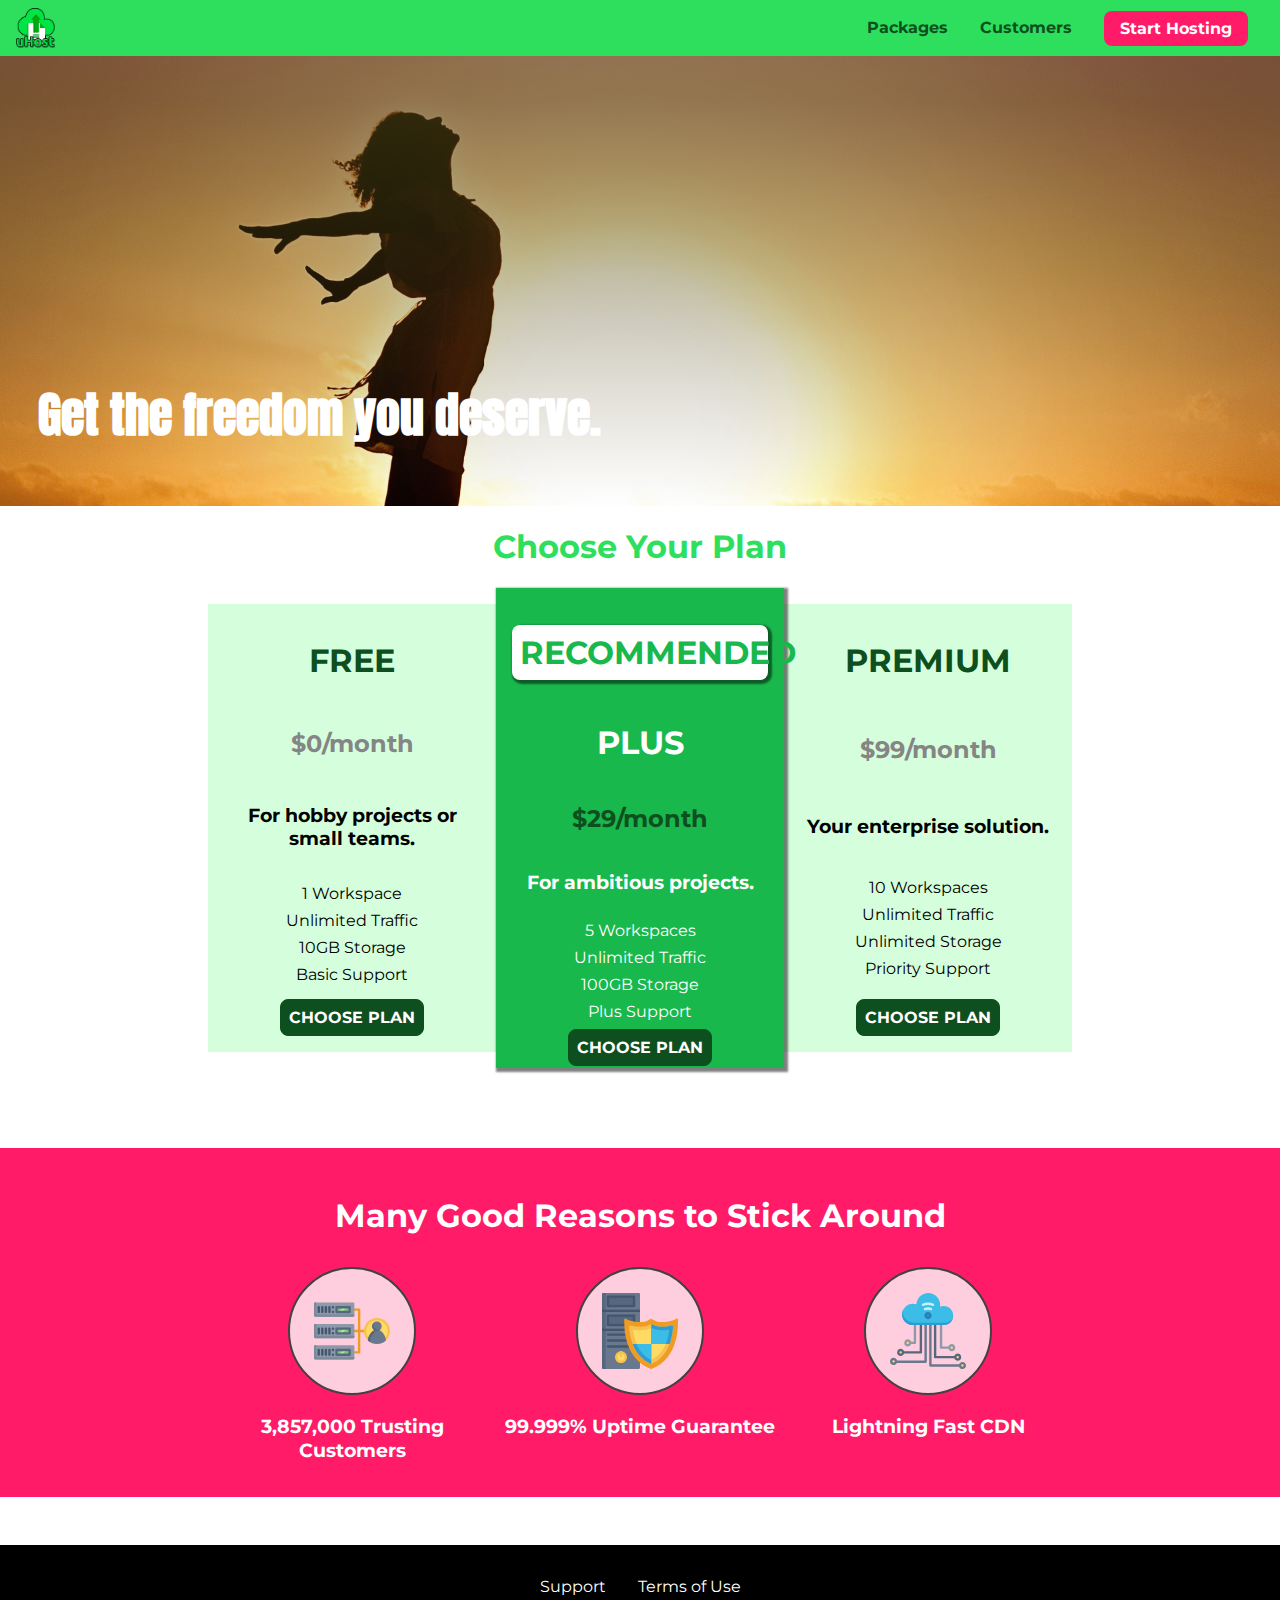
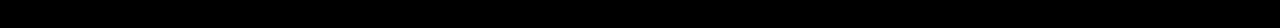
<file: index.html>
<!DOCTYPE html>
<html lang="en">

<head>
    <meta charset="UTF-8">
    <meta http-equiv="X-UA-Compatible" content="ie=edge">
    <meta name="viewport" content="width=device-width, initial-scale=1.0">
    <title>uHost</title>
    <link rel="shortcut icon" href="./images/favicon.png">
    <link rel="stylesheet" href="shared.css">
    <link rel="stylesheet" href="main.css">
    <script src="shared.js" defer></script>
</head>

<body>
    <div class="backdrop"></div>
    <div class="modal">
        <h1 class="modal__title">Do you want to continue?</h1>
        <div class="modal__actions">
            <a href="start-hosting/index.html" class="modal__action">Yes!</a>
            <button class="modal__action modal__action--negative" type="button">No!</button>
        </div>
    </div>
    <header class="main-header">
        <div>
            <button class="toggle-button">
                <span class="toggle-button__bar"></span>
                <span class="toggle-button__bar"></span>
                <span class="toggle-button__bar"></span>
            </button>
            <a href="index.html" class="main-header__brand">
                <img src="images/uhost-icon.png" alt="uHost - Your favorite hosting company">
            </a>
        </div>
        <nav class="main-nav">
            <ul class="main-nav__items">
                <li class="main-nav__item">
                    <a href="packages/index.html">Packages</a>
                </li>
                <li class="main-nav__item">
                    <a href="customers/index.html">Customers</a>
                </li>
                <li class="main-nav__item main-nav__item--cta">
                    <a href="start-hosting/index.html">Start Hosting</a>
                </li>
            </ul>
        </nav>
    </header>
    <nav class="mobile-nav">
        <ul class="mobile-nav__items">
            <li class="mobile-nav__item">
                <a href="packages/index.html">Packages</a>
            </li>
            <li class="mobile-nav__item">
                <a href="customers/index.html">Customers</a>
            </li>
            <li class="mobile-nav__item mobile-nav__item--cta">
                <a href="start-hosting/index.html">Start Hosting</a>
            </li>
        </ul>
    </nav>
    <main>
        <section id="product-overview">
            <h1>Get the freedom you deserve.</h1>
        </section>
        <section id="plans">
            <h1 class="section-title">Choose Your Plan</h1>
            <div class="plan__list">
                <article class="plan">
                    <h1 class="plan__title">FREE</h1>
                    <h2 class="plan__price">$0/month</h2>
                    <h3>For hobby projects or small teams.</h3>
                    <ul class="plan__features">
                        <li class="plan__feature">1 Workspace</li>
                        <li class="plan__feature">Unlimited Traffic</li>
                        <li class="plan__feature">10GB Storage</li>
                        <li class="plan__feature">Basic Support</li>
                    </ul>
                    <div>
                        <button class="button">CHOOSE PLAN</button>
                    </div>
                </article>
                <article class="plan plan--highlighted">
                    <h1 class="plan__annotation">RECOMMENDED</h1>
                    <h1 class="plan__title">PLUS</h1>
                    <h2 class="plan__price">$29/month</h2>
                    <h3>For ambitious projects.</h3>
                    <ul class="plan__features">
                        <li class="plan__feature">5 Workspaces</li>
                        <li class="plan__feature">Unlimited Traffic</li>
                        <li class="plan__feature">100GB Storage</li>
                        <li class="plan__feature">Plus Support</li>
                    </ul>
                    <div>
                        <button class="button">CHOOSE PLAN</button>
                    </div>
                </article>
                <article class="plan">
                    <h1 class="plan__title">PREMIUM</h1>
                    <h2 class="plan__price">$99/month</h2>
                    <h3>Your enterprise solution.</h3>
                    <ul class="plan__features">
                        <li class="plan__feature">10 Workspaces</li>
                        <li class="plan__feature">Unlimited Traffic</li>
                        <li class="plan__feature">Unlimited Storage</li>
                        <li class="plan__feature">Priority Support</li>
                    </ul>
                    <div>
                        <button class="button">CHOOSE PLAN</button>
                    </div>
                </article>
            </div>
        </section>
        <section id="key-features">
            <h1 class="section-title">Many Good Reasons to Stick Around</h1>
            <ul class="key-feature__list">
                <li class="key-feature">
                    <div class="key-feature__image">
                        <svg viewBox="0 0 512 512">
                            <path style="fill:#F09B24;"
                                d="M344,248h-32V112c0-4.418-3.582-8-8-8h-40c-4.418,0-8,3.582-8,8s3.582,8,8,8h32v128h-32  c-4.418,0-8,3.582-8,8s3.582,8,8,8h32v128h-32c-4.418,0-8,3.582-8,8s3.582,8,8,8h40c4.418,0,8-3.582,8-8V264h32c4.418,0,8-3.582,8-8  S348.418,248,344,248z" />
                            <path style="fill:#8E9AA9;"
                                d="M264,64H8c-4.418,0-8,3.582-8,8v80c0,4.418,3.582,8,8,8h256c4.418,0,8-3.582,8-8V72  C272,67.582,268.418,64,264,64z" />
                            <path style="fill:#7C899B;"
                                d="M24,144c-4.418,0-8-3.582-8-8V64H8c-4.418,0-8,3.582-8,8v80c0,4.418,3.582,8,8,8h256  c4.418,0,8-3.582,8-8v-8H24z" />
                            <rect x="152" y="96" style="fill:#B8E3A8;" width="88" height="32" />
                            <g>
                                <polygon style="fill:#7EC97D;" points="152,96 152,128 166,128 198,96  " />
                                <polygon style="fill:#7EC97D;" points="220,96 188,128 240,128 240,96  " />
                            </g>
                            <path style="fill:#56677E;"
                                d="M240,136h-88c-4.418,0-8-3.582-8-8V96c0-4.418,3.582-8,8-8h88c4.418,0,8,3.582,8,8v32  C248,132.418,244.418,136,240,136z M160,120h72v-16h-72V120z" />
                            <g>
                                <path style="fill:#435670;"
                                    d="M32,136c-4.418,0-8-3.582-8-8V96c0-4.418,3.582-8,8-8s8,3.582,8,8v32C40,132.418,36.418,136,32,136z   " />
                                <path style="fill:#435670;"
                                    d="M56,136c-4.418,0-8-3.582-8-8V96c0-4.418,3.582-8,8-8s8,3.582,8,8v32C64,132.418,60.418,136,56,136z   " />
                                <path style="fill:#435670;"
                                    d="M80,136c-4.418,0-8-3.582-8-8V96c0-4.418,3.582-8,8-8s8,3.582,8,8v32C88,132.418,84.418,136,80,136z   " />
                                <path style="fill:#435670;"
                                    d="M104,136c-4.418,0-8-3.582-8-8V96c0-4.418,3.582-8,8-8s8,3.582,8,8v32   C112,132.418,108.418,136,104,136z" />
                                <path style="fill:#435670;"
                                    d="M128,105c-4.418,0-8-3.582-8-8v-1c0-4.418,3.582-8,8-8s8,3.582,8,8v1   C136,101.418,132.418,105,128,105z" />
                                <path style="fill:#435670;"
                                    d="M128,136c-4.418,0-8-3.582-8-8v-1c0-4.418,3.582-8,8-8s8,3.582,8,8v1   C136,132.418,132.418,136,128,136z" />
                            </g>
                            <path style="fill:#8E9AA9;"
                                d="M264,208H8c-4.418,0-8,3.582-8,8v80c0,4.418,3.582,8,8,8h256c4.418,0,8-3.582,8-8v-80  C272,211.582,268.418,208,264,208z" />
                            <path style="fill:#7C899B;"
                                d="M24,288c-4.418,0-8-3.582-8-8v-72H8c-4.418,0-8,3.582-8,8v80c0,4.418,3.582,8,8,8h256  c4.418,0,8-3.582,8-8v-8H24z" />
                            <rect x="152" y="240" style="fill:#B8E3A8;" width="88" height="32" />
                            <g>
                                <polygon style="fill:#7EC97D;" points="152,240 152,272 166,272 198,240  " />
                                <polygon style="fill:#7EC97D;" points="220,240 188,272 240,272 240,240  " />
                            </g>
                            <path style="fill:#56677E;"
                                d="M240,280h-88c-4.418,0-8-3.582-8-8v-32c0-4.418,3.582-8,8-8h88c4.418,0,8,3.582,8,8v32  C248,276.418,244.418,280,240,280z M160,264h72v-16h-72V264z" />
                            <g>
                                <path style="fill:#435670;"
                                    d="M32,280c-4.418,0-8-3.582-8-8v-32c0-4.418,3.582-8,8-8s8,3.582,8,8v32C40,276.418,36.418,280,32,280   z" />
                                <path style="fill:#435670;"
                                    d="M56,280c-4.418,0-8-3.582-8-8v-32c0-4.418,3.582-8,8-8s8,3.582,8,8v32C64,276.418,60.418,280,56,280   z" />
                                <path style="fill:#435670;"
                                    d="M80,280c-4.418,0-8-3.582-8-8v-32c0-4.418,3.582-8,8-8s8,3.582,8,8v32C88,276.418,84.418,280,80,280   z" />
                                <path style="fill:#435670;"
                                    d="M104,280c-4.418,0-8-3.582-8-8v-32c0-4.418,3.582-8,8-8s8,3.582,8,8v32   C112,276.418,108.418,280,104,280z" />
                                <path style="fill:#435670;"
                                    d="M128,249c-4.418,0-8-3.582-8-8v-1c0-4.418,3.582-8,8-8s8,3.582,8,8v1   C136,245.418,132.418,249,128,249z" />
                                <path style="fill:#435670;"
                                    d="M128,280c-4.418,0-8-3.582-8-8v-1c0-4.418,3.582-8,8-8s8,3.582,8,8v1   C136,276.418,132.418,280,128,280z" />
                            </g>
                            <path style="fill:#8E9AA9;"
                                d="M264,352H8c-4.418,0-8,3.582-8,8v80c0,4.418,3.582,8,8,8h256c4.418,0,8-3.582,8-8v-80  C272,355.582,268.418,352,264,352z" />
                            <path style="fill:#7C899B;"
                                d="M24,432c-4.418,0-8-3.582-8-8v-72H8c-4.418,0-8,3.582-8,8v80c0,4.418,3.582,8,8,8h256  c4.418,0,8-3.582,8-8v-8H24z" />
                            <rect x="152" y="384" style="fill:#B8E3A8;" width="88" height="32" />
                            <g>
                                <polygon style="fill:#7EC97D;" points="152,384 152,416 166,416 198,384  " />
                                <polygon style="fill:#7EC97D;" points="220,384 188,416 240,416 240,384  " />
                            </g>
                            <path style="fill:#56677E;"
                                d="M240,424h-88c-4.418,0-8-3.582-8-8v-32c0-4.418,3.582-8,8-8h88c4.418,0,8,3.582,8,8v32  C248,420.418,244.418,424,240,424z M160,408h72v-16h-72V408z" />
                            <g>
                                <path style="fill:#435670;"
                                    d="M32,424c-4.418,0-8-3.582-8-8v-32c0-4.418,3.582-8,8-8s8,3.582,8,8v32C40,420.418,36.418,424,32,424   z" />
                                <path style="fill:#435670;"
                                    d="M56,424c-4.418,0-8-3.582-8-8v-32c0-4.418,3.582-8,8-8s8,3.582,8,8v32C64,420.418,60.418,424,56,424   z" />
                                <path style="fill:#435670;"
                                    d="M80,424c-4.418,0-8-3.582-8-8v-32c0-4.418,3.582-8,8-8s8,3.582,8,8v32C88,420.418,84.418,424,80,424   z" />
                                <path style="fill:#435670;"
                                    d="M104,424c-4.418,0-8-3.582-8-8v-32c0-4.418,3.582-8,8-8s8,3.582,8,8v32   C112,420.418,108.418,424,104,424z" />
                                <path style="fill:#435670;"
                                    d="M128,393c-4.418,0-8-3.582-8-8v-1c0-4.418,3.582-8,8-8s8,3.582,8,8v1   C136,389.418,132.418,393,128,393z" />
                                <path style="fill:#435670;"
                                    d="M128,424c-4.418,0-8-3.582-8-8v-1c0-4.418,3.582-8,8-8s8,3.582,8,8v1   C136,420.418,132.418,424,128,424z" />
                            </g>
                            <path style="fill:#F7C14D;"
                                d="M424,168c-48.523,0-88,39.477-88,88s39.477,88,88,88s88-39.477,88-88S472.523,168,424,168z" />
                            <path style="fill:#FFDB66;"
                                d="M424,184c-39.701,0-72,32.299-72,72s32.299,72,72,72s72-32.299,72-72S463.701,184,424,184z" />
                            <path style="fill:#69788D;"
                                d="M484.893,314.16C476.393,274.588,451.922,248,424,248s-52.393,26.588-60.893,66.16  c-0.605,2.82,0.354,5.749,2.511,7.664C381.731,336.124,402.465,344,424,344s42.269-7.876,58.381-22.176  C484.539,319.909,485.498,316.98,484.893,314.16z" />
                            <path style="fill:#56677E;"
                                d="M434.053,249.171C430.768,248.403,427.411,248,424,248c-27.922,0-52.393,26.588-60.893,66.16  c-0.605,2.82,0.354,5.749,2.511,7.664c3.383,3.002,6.979,5.703,10.734,8.125C384.904,286.243,407.373,255.378,434.053,249.171z" />
                            <path style="fill:#69788D;"
                                d="M424,192c-17.645,0-32,14.355-32,32s14.355,32,32,32s32-14.355,32-32S441.645,192,424,192z" />
                            <path style="fill:#56677E;"
                                d="M432,248c-17.645,0-32-14.355-32-32c0-6.783,2.128-13.076,5.742-18.258  C397.444,203.53,392,213.138,392,224c0,17.645,14.355,32,32,32c10.862,0,20.471-5.444,26.258-13.742  C445.076,245.872,438.783,248,432,248z" />

                        </svg>
                    </div>
                    <p class="key-feature__description">3,857,000 Trusting Customers</p>
                </li>
                <li class="key-feature">
                    <div class="key-feature__image">
                        <svg viewBox="0 0 512 512">
                            <path style="fill:#69788D;"
                                d="M248,0H8C3.582,0,0,3.582,0,8v496c0,4.418,3.582,8,8,8h240c4.418,0,8-3.582,8-8V8  C256,3.582,252.418,0,248,0z" />
                            <path style="fill:#56677E;"
                                d="M24,504V8c0-4.418,3.582-8,8-8H8C3.582,0,0,3.582,0,8v496c0,4.418,3.582,8,8,8h24  C27.582,512,24,508.418,24,504z" />
                            <g>
                                <rect x="0" y="112" style="fill:#435670;" width="256" height="16" />
                                <rect x="0" y="240" style="fill:#435670;" width="256" height="16" />
                            </g>
                            <path style="fill:#F7C14D;"
                                d="M128,392c-22.056,0-40,17.944-40,40s17.944,40,40,40s40-17.944,40-40S150.056,392,128,392z" />
                            <path style="fill:#FFDB66;"
                                d="M128,408c-13.233,0-24,10.767-24,24s10.767,24,24,24s24-10.767,24-24S141.233,408,128,408z" />
                            <path style="fill:#F7C14D;"
                                d="M128,392c-2.739,0-5.414,0.278-8,0.805V424c0,4.418,3.582,8,8,8c4.418,0,8-3.582,8-8v-31.195  C133.414,392.278,130.739,392,128,392z" />
                            <g>
                                <path style="fill:#435670;"
                                    d="M216,288H40c-4.418,0-8-3.582-8-8s3.582-8,8-8h176c4.418,0,8,3.582,8,8S220.418,288,216,288z" />
                                <path style="fill:#435670;"
                                    d="M216,328H40c-4.418,0-8-3.582-8-8s3.582-8,8-8h176c4.418,0,8,3.582,8,8S220.418,328,216,328z" />
                                <path style="fill:#435670;"
                                    d="M216,368H40c-4.418,0-8-3.582-8-8s3.582-8,8-8h176c4.418,0,8,3.582,8,8S220.418,368,216,368z" />
                                <path style="fill:#435670;"
                                    d="M216,16H40c-4.418,0-8,3.582-8,8v64c0,4.418,3.582,8,8,8h176c4.418,0,8-3.582,8-8V24   C224,19.582,220.418,16,216,16z" />
                            </g>
                            <rect x="48" y="32" style="fill:#56677E;" width="160" height="48" />
                            <path style="fill:#435670;"
                                d="M216,144H40c-4.418,0-8,3.582-8,8v64c0,4.418,3.582,8,8,8h176c4.418,0,8-3.582,8-8v-64  C224,147.582,220.418,144,216,144z" />
                            <rect x="48" y="160" style="fill:#56677E;" width="160" height="48" />
                            <path style="fill:#F09B24;"
                                d="M511.747,180.237c-0.194-6.537-8.107-10.107-13.135-5.894c-5.6,4.693-42.904,21.282-98.514,21.282  c-33.45,0-64.625-20.999-64.929-21.206c-2.9-1.991-6.764-1.85-9.512,0.346c-2.677,2.135-27.201,20.86-63.793,20.86  c-55.607,0-92.914-16.589-98.515-21.282c-5.028-4.211-12.941-0.645-13.135,5.894c-1.634,54.834,4.655,105.941,18.693,151.903  c12.096,39.604,29.759,74.047,52.497,102.373c27.538,34.304,62.743,59.882,104.66,76.045c3.069,1.918,6.757,1.921,9.83,0  c41.917-16.163,77.122-41.741,104.66-76.045c22.738-28.326,40.401-62.77,52.497-102.373  C507.092,286.179,513.381,235.071,511.747,180.237z" />
                            <path style="fill:#F7C14D;"
                                d="M476.21,221.226c-1.953-1.631-4.568-2.235-7.036-1.628c-21.686,5.327-44.926,8.028-69.075,8.028  c-25.926,0-49.633-8.975-64.955-16.504c-2.307-1.134-5.016-1.091-7.284,0.116c-14.059,7.477-36.919,16.388-65.994,16.388  c-24.153,0-47.394-2.701-69.075-8.028c-5.155-1.268-10.221,2.966-9.894,8.261c2.077,33.693,7.668,65.635,16.616,94.935  c22.774,74.565,66.139,126.334,128.888,153.868c2.032,0.891,4.397,0.891,6.43,0c61.777-27.107,104.716-78.876,127.62-153.868  c8.948-29.3,14.539-61.241,16.616-94.935C479.224,225.319,478.163,222.856,476.21,221.226z" />
                            <path style="fill:#FFDB66;"
                                d="M331.609,451.727c-52.604-25.289-89.304-70.987-109.144-135.944  c-6.532-21.39-11.162-44.336-13.82-68.447c17.133,2.852,34.952,4.291,53.22,4.291c29.394,0,53.376-7.793,69.978-15.561  c17.44,7.736,41.656,15.561,68.256,15.561c18.267,0,36.085-1.439,53.219-4.291c-2.659,24.112-7.288,47.06-13.82,68.448  C419.545,381.108,383.27,426.805,331.609,451.727z" />
                            <g>
                                <path style="fill:#2C9DD4;"
                                    d="M479.066,227.858c0.157-2.539-0.903-5.002-2.856-6.633s-4.568-2.235-7.036-1.628   c-21.686,5.327-44.926,8.028-69.075,8.028c-25.926,0-49.633-8.975-64.955-16.504c-1.057-0.52-2.2-0.78-3.345-0.806l-0.072,133.351   h123.601c2.556-6.746,4.933-13.702,7.123-20.874C471.398,293.493,476.989,261.552,479.066,227.858z" />
                                <path style="fill:#2C9DD4;"
                                    d="M206.658,343.667c24.153,63.42,65.028,108.108,121.743,132.995c1.031,0.452,2.147,0.673,3.263,0.666   l0.063-133.661H206.658z" />
                            </g>
                            <g>
                                <path style="fill:#3CBDE8;"
                                    d="M439.497,315.783c6.532-21.389,11.161-44.336,13.82-68.448c-17.134,2.852-34.952,4.291-53.219,4.291   c-26.6,0-50.815-7.824-68.256-15.561l-0.116,107.601h97.758C433.179,334.807,436.524,325.518,439.497,315.783z" />
                                <path style="fill:#3CBDE8;"
                                    d="M232.523,343.667c21.144,50.298,54.363,86.56,99.087,108.06l0.117-108.06H232.523z" />
                            </g>
                        </svg>
                    </div>
                    <p class="key-feature__description">99.999% Uptime Guarantee</p>
                </li>
                <li class="key-feature">
                    <div class="key-feature__image">
                        <svg viewBox="0 0 512 512">
                            <path style="fill:#8E9AA9;"
                                d="M168,200c-4.418,0-8,3.582-8,8v120h-17.376c-3.302-9.311-12.194-16-22.624-16  c-13.234,0-24,10.767-24,24s10.766,24,24,24c10.429,0,19.321-6.689,22.624-16H168c4.418,0,8-3.582,8-8V208  C176,203.582,172.418,200,168,200z" />
                            <path style="fill:#FFDB66;"
                                d="M120,328c-4.411,0-8,3.589-8,8s3.589,8,8,8s8-3.589,8-8S124.411,328,120,328z" />
                            <path style="fill:#56677E;"
                                d="M208,200c-4.418,0-8,3.582-8,8v184H94.624C91.322,382.689,82.43,376,72,376  c-13.234,0-24,10.767-24,24s10.766,24,24,24c10.429,0,19.321-6.689,22.624-16H208c4.418,0,8-3.582,8-8V208  C216,203.582,212.418,200,208,200z" />
                            <path style="fill:#FFDB66;"
                                d="M72,392c-4.411,0-8,3.589-8,8s3.589,8,8,8s8-3.589,8-8S76.411,392,72,392z" />
                            <path style="fill:#69788D;"
                                d="M240,208c-4.418,0-8,3.582-8,8v239H47.24c-2.671-10.34-12.078-18-23.24-18c-13.234,0-24,10.767-24,24  s10.766,24,24,24c9.666,0,18.009-5.747,21.809-14H240c4.418,0,8-3.582,8-8V216C248,211.582,244.418,208,240,208z" />
                            <path style="fill:#FFDB66;"
                                d="M24,453c-4.411,0-8,3.589-8,8s3.589,8,8,8s8-3.589,8-8S28.411,453,24,453z" />
                            <path style="fill:#69788D;"
                                d="M488,464c-10.429,0-19.321,6.689-22.624,16H280V208c0-4.418-3.582-8-8-8s-8,3.582-8,8v280  c0,4.418,3.582,8,8,8h193.376c3.302,9.311,12.194,16,22.624,16c13.234,0,24-10.767,24-24S501.234,464,488,464z" />
                            <path style="fill:#FFDB66;"
                                d="M488,480c-4.411,0-8,3.589-8,8s3.589,8,8,8s8-3.589,8-8S492.411,480,488,480z" />
                            <path style="fill:#56677E;"
                                d="M456,408c-10.429,0-19.321,6.689-22.624,16H312V208c0-4.418-3.582-8-8-8s-8,3.582-8,8v224  c0,4.418,3.582,8,8,8h129.376c3.302,9.311,12.194,16,22.624,16c13.234,0,24-10.767,24-24S469.234,408,456,408z" />
                            <path style="fill:#FFDB66;"
                                d="M456,424c-4.411,0-8,3.589-8,8s3.589,8,8,8s8-3.589,8-8S460.411,424,456,424z" />
                            <path style="fill:#8E9AA9;"
                                d="M416,344c-10.429,0-19.321,6.689-22.624,16H352V208c0-4.418-3.582-8-8-8s-8,3.582-8,8v160  c0,4.418,3.582,8,8,8h49.376c3.302,9.311,12.194,16,22.624,16c13.234,0,24-10.767,24-24S429.234,344,416,344z" />
                            <path style="fill:#FFDB66;"
                                d="M416,360c-4.411,0-8,3.589-8,8s3.589,8,8,8s8-3.589,8-8S420.411,360,416,360z" />
                            <path style="fill:#3CBDE8;"
                                d="M362,88c-8.741,0-17.231,1.751-25.06,5.085C337.646,88.797,338,84.43,338,80  c0-44.112-35.888-80-80-80c-42.823,0-77.895,33.816-79.909,76.149C170.393,73.415,162.244,72,154,72c-39.701,0-72,32.299-72,72  s32.299,72,72,72h208c35.29,0,64-28.71,64-64S397.29,88,362,88z" />
                            <path style="fill:#2C9DD4;"
                                d="M368,200H160c-39.701,0-72-32.299-72-72c0-5.863,0.721-11.559,2.05-17.019  C84.918,120.88,82,132.102,82,144c0,39.701,32.299,72,72,72h208c30.389,0,55.88-21.296,62.379-49.743  C413.565,186.327,392.352,200,368,200z" />
                            <path style="fill:#2A7DB5;"
                                d="M256,128c-13.234,0-24,10.767-24,24s10.766,24,24,24c13.233,0,24-10.767,24-24S269.233,128,256,128z" />
                            <path style="fill:#2C9DD4;"
                                d="M256,144c-4.411,0-8,3.589-8,8s3.589,8,8,8c4.411,0,8-3.589,8-8S260.411,144,256,144z" />
                            <g>
                                <path style="fill:#C5F1FA;"
                                    d="M221.755,87.695c-2.994,0-5.864-1.688-7.233-4.572c-1.894-3.991-0.194-8.763,3.798-10.657   C230.157,66.849,242.834,64,256,64c13.166,0,25.844,2.849,37.68,8.466c3.992,1.895,5.692,6.666,3.798,10.657   s-6.666,5.692-10.657,3.798C277.144,82.328,266.774,80,256,80c-10.774,0-21.144,2.328-30.821,6.921   C224.072,87.446,222.904,87.695,221.755,87.695z" />
                                <path style="fill:#C5F1FA;"
                                    d="M276.545,116.618c-1.148,0-2.316-0.249-3.424-0.774C267.745,113.293,261.985,112,256,112   c-5.985,0-11.745,1.293-17.121,3.844c-3.991,1.895-8.763,0.192-10.657-3.798c-1.894-3.992-0.193-8.764,3.798-10.657   C239.557,97.813,247.625,96,256,96c8.376,0,16.444,1.813,23.98,5.389c3.991,1.894,5.692,6.665,3.798,10.657   C282.41,114.93,279.539,116.618,276.545,116.618z" />
                            </g>

                        </svg>
                    </div>
                    <p class="key-feature__description">Lightning Fast CDN</p>
                </li>
            </ul>
        </section>
    </main>
    <footer class="main-footer">
        <nav>
            <ul class="main-footer__links">
                <li class="main-footer__link">
                    <a href="#">Support</a>
                </li>
                <li class="main-footer__link">
                    <a href="#">Terms of Use</a>
                </li>
            </ul>
        </nav>
    </footer>

</body>

</html>
</file>
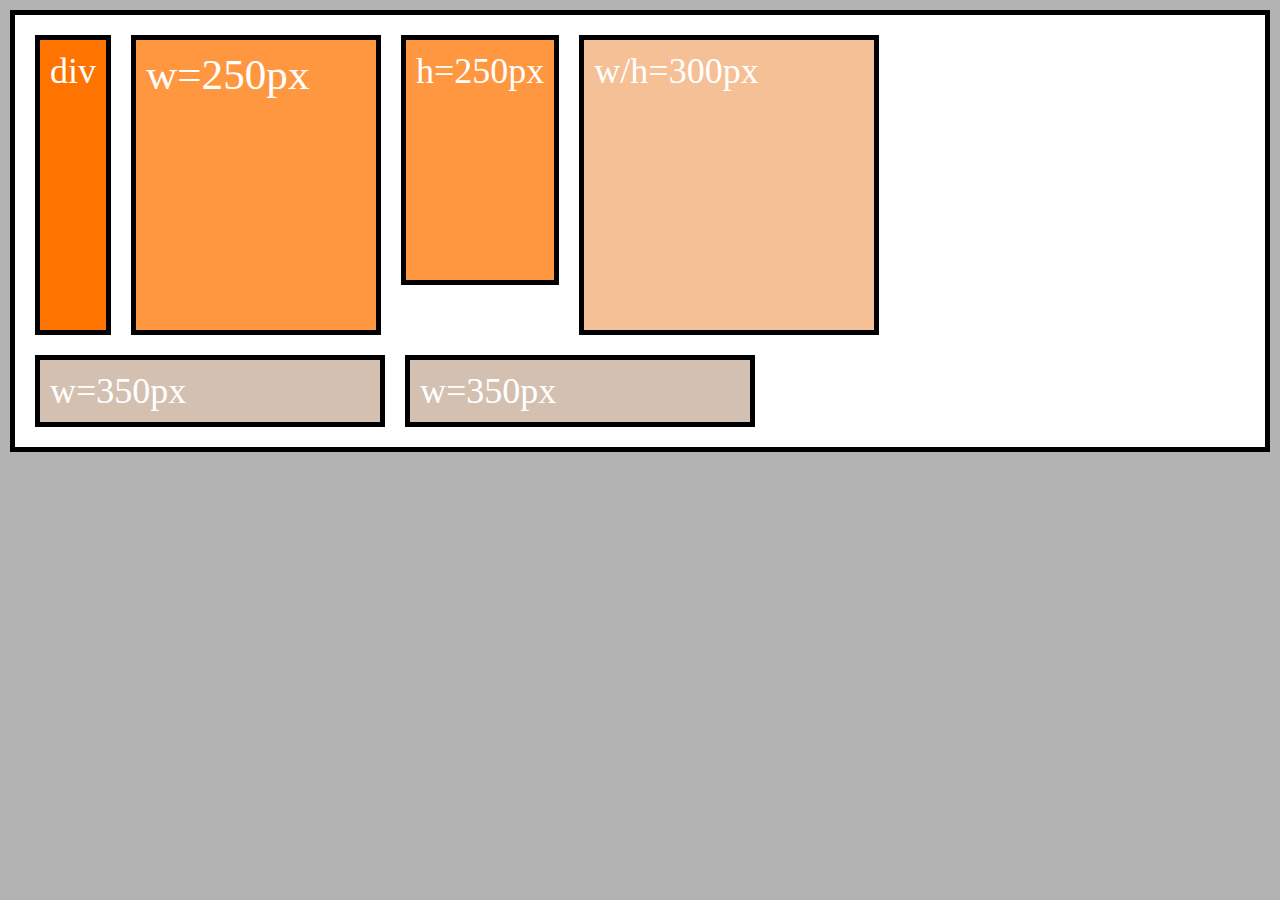
<file: 00_flexbox/index.html>
<!DOCTYPE html>
<html lang="en">
    <head>
        <meta charset="UTF-8">
        <meta http-equiv="X-UA-Compatible" content="ie=edge">
        <link rel="stylesheet" href="main.css">
        <title>Flexbox</title>
    </head>
    <body>
        <div class="flex-container">
            <div class="item-1">div</div>
            <div class="item-2">w=250px</div>
            <div class="item-3">h=250px</div>
            <div class="item-4">w/h=300px</div>
            <div class="item-5">w=350px</div>
            <div class="item-6">w=350px</div>
        </div>
    </body>
</html>
</file>
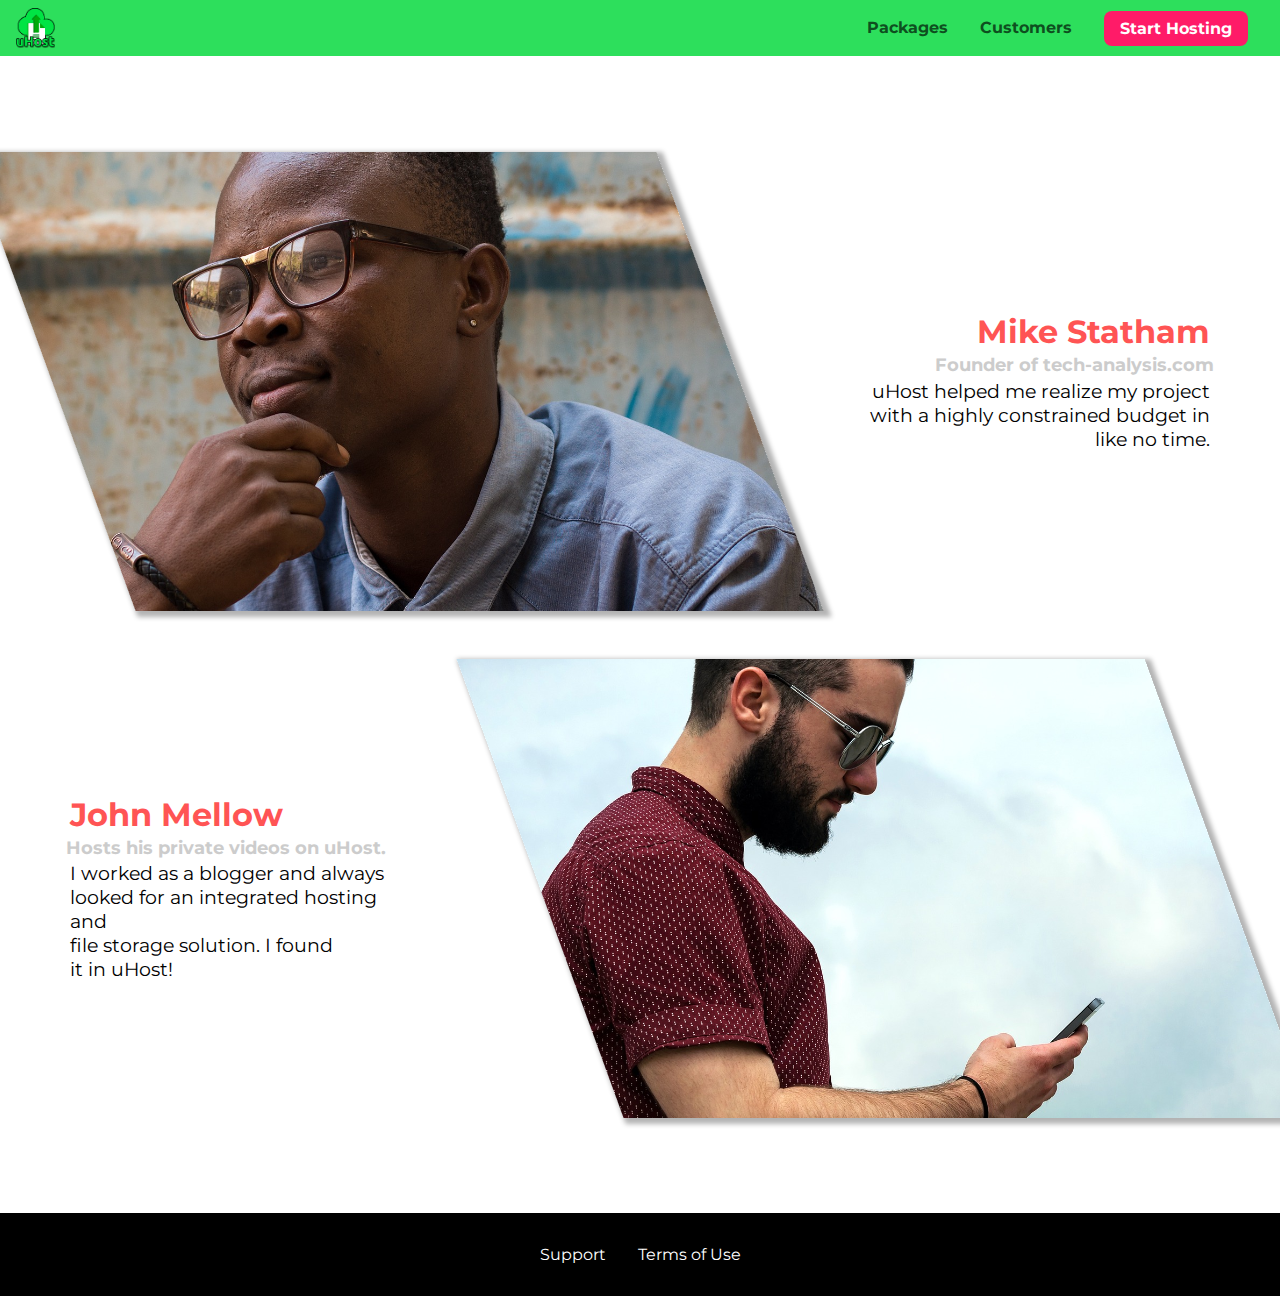
<file: customers/index.html>
<!DOCTYPE html>
<html lang="en">

<head>
    <meta charset="UTF-8">
    <meta name="viewport" content="width=device-width, initial-scale=1.0">
    <meta http-equiv="X-UA-Compatible" content="ie=edge">
    <title>uHost Customers</title>
    <link rel="shortcut icon" href="../favicon.png">
    <link rel="stylesheet" href="../shared.css">
    <link rel="stylesheet" href="customers.css">
    <script src="../shared.js" defer></script>
</head>

<body>
    <div class="backdrop"></div>
    <header class="main-header">
        <div>
            <button class="toggle-button">
                <span class="toggle-button__bar"></span>
                <span class="toggle-button__bar"></span>
                <span class="toggle-button__bar"></span>
            </button>
            <a href="../index.html" class="main-header__brand">
                <img src="../images/uhost-icon.png" alt="uHost - Your favourite hosting company">
            </a>
        </div>
        <nav class="main-nav">
            <ul class="main-nav__items">
                <li class="main-nav__item">
                    <a href="../packages/index.html">Packages</a>
                </li>
                <li class="main-nav__item">
                    <a href="index.html">Customers</a>
                </li>
                <li class="main-nav__item main-nav__item--cta">
                    <a href="../start-hosting/index.html">Start Hosting</a>
                </li>
            </ul>
        </nav>
    </header>
    <nav class="mobile-nav">
        <ul class="mobile-nav__items">
            <li class="mobile-nav__item">
                <a href="../packages/index.html">Packages</a>
            </li>
            <li class="mobile-nav__item">
                <a href="index.html">Customers</a>
            </li>
            <li class="mobile-nav__item mobile-nav__item--cta">
                <a href="../start-hosting/index.html">Start Hosting</a>
            </li>
        </ul>
    </nav>
    <main>
        <div>
            <div class="testimonial" id="customer-1">
                <div class="testimonial__image-container">
                    <img src="../images/customer-1.jpg" alt="Mike Statham - Customer" class="testimonial__image">
                </div>
                <div class="testimonial__info">
                    <h1 class="testimonial__name">Mike Statham</h1>
                    <h2 class="testimonial__subtitle">Founder of
                        <a href="tech-analysis.com">tech-analysis.com</a>
                    </h2>
                    <p class="testimonial__text">uHost helped me realize my project
                        with a highly constrained budget in
                        like no time.</p>
                </div>
            </div>
            <div class="testimonial" id="customer-2">

                <div class="testimonial__info">
                    <h1 class="testimonial__name">John Mellow</h1>
                    <h2 class="testimonial__subtitle">Hosts his private videos on uHost.
                    </h2>
                    <p class="testimonial__text">I worked as a blogger and always looked for an integrated hosting and
                        file storage solution. I found
                        it in uHost!
                    </p>
                </div>
                <div class="testimonial__image-container">
                    <img src="../images/customer-2.jpg" alt="John Mellow - Customer" class="testimonial__image">
                </div>
            </div>
        </div>
    </main>
    <footer class="main-footer">
        <nav>
            <ul class="main-footer__links">
                <li class="main-footer__link">
                    <a href="#">Support</a>
                </li>
                <li class="main-footer__link">
                    <a href="#">Terms of Use</a>
                </li>
            </ul>
        </nav>
    </footer>
</body>

</html>
</file>
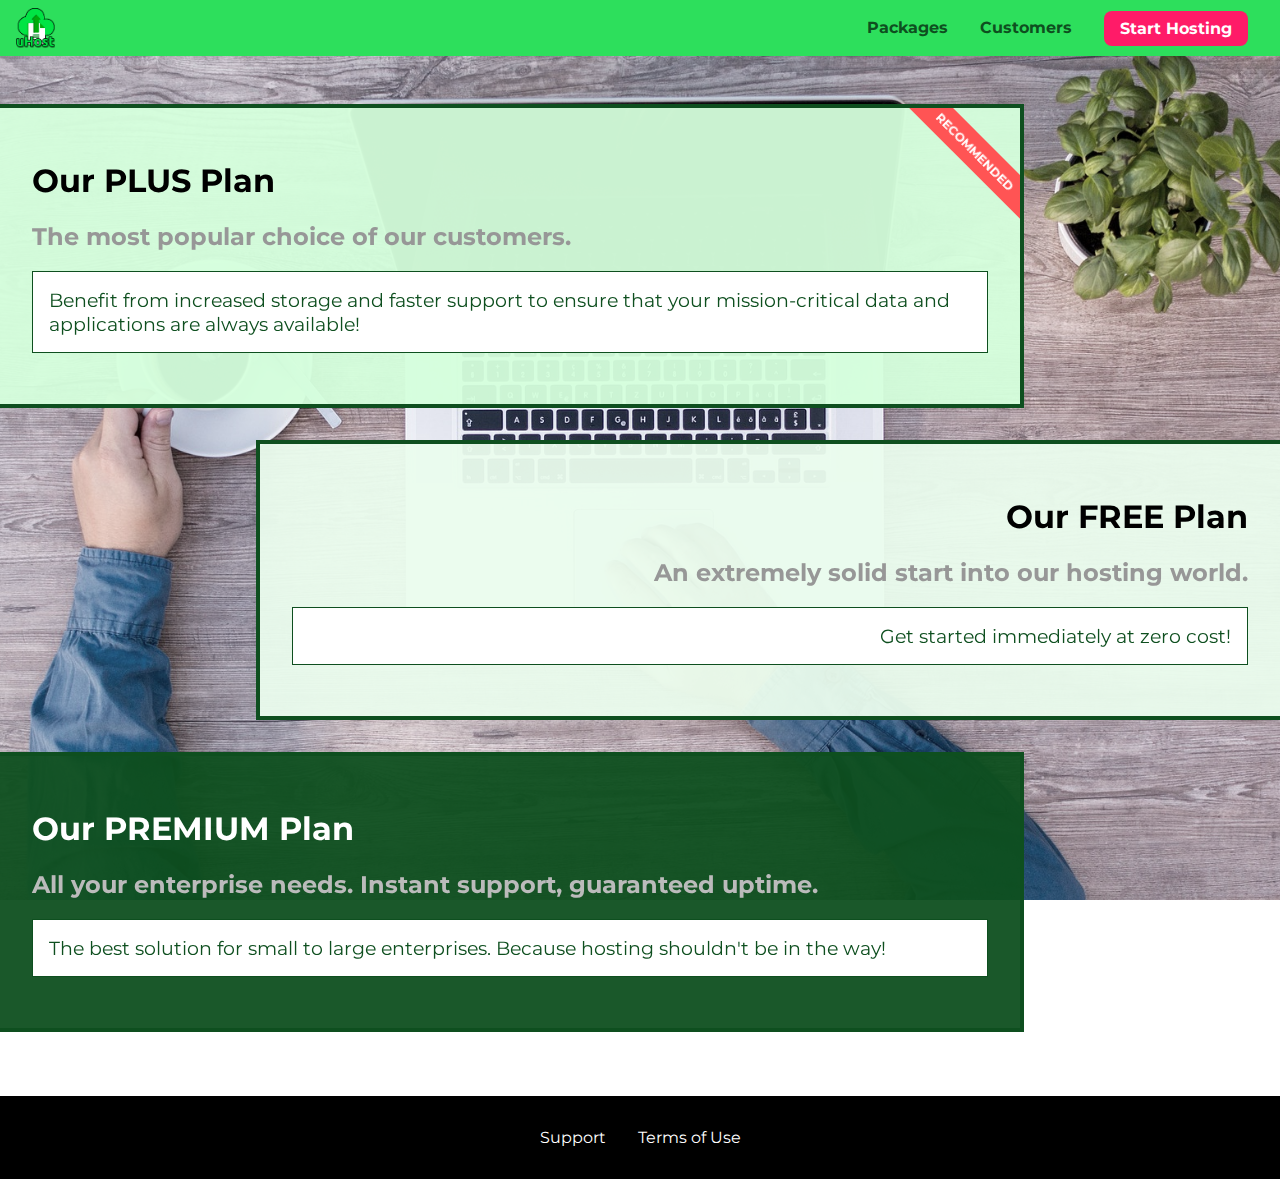
<file: packages/index.html>
<!DOCTYPE html>
<html lang="en">

<head>
    <meta charset="UTF-8" />
    <meta http-equiv="X-UA-Compatible" content="ie=edge" />
    <meta name="viewport" content="width=device-width, initial-scale=1.0">
    <title>uHost</title>
    <link rel="shortcut icon" href="favicon.png" />
    <link rel="stylesheet" href="../shared.css" />
    <link rel="stylesheet" href="packages.css" />
    <script src="../shared.js" defer></script>
</head>

<body>
    <div class="backdrop"></div>
    <div class="background"></div>
    <header class="main-header">
        <div>
            <button class="toggle-button">
                <span class="toggle-button__bar"></span>
                <span class="toggle-button__bar"></span>
                <span class="toggle-button__bar"></span>
            </button>
            <a href="../index.html" class="main-header__brand">
                <img src="../images/uhost-icon.png" alt="uHost - Your favourite hosting company" />
            </a>
        </div>
        <nav class="main-nav">
            <ul class="main-nav__items">
                <li class="main-nav__item">
                    <a href="index.html">Packages</a>
                </li>
                <li class="main-nav__item">
                    <a href="../customers/index.html">Customers</a>
                </li>
                <li class="main-nav__item main-nav__item--cta">
                    <a href="../start-hosting/index.html">Start Hosting</a>
                </li>
            </ul>
        </nav>
    </header>
    <nav class="mobile-nav">
        <ul class="mobile-nav__items">
            <li class="mobile-nav__item">
                <a href="index.html">Packages</a>
            </li>
            <li class="mobile-nav__item">
                <a href="../customers/index.html">Customers</a>
            </li>
            <li class="mobile-nav__item mobile-nav__item--cta">
                <a href="../start-hosting/index.html">Start Hosting</a>
            </li>
        </ul>
    </nav>
    <main>
        <section class="package" id="plus">
            <a href="#">
                <h1 class="package__title">Our PLUS Plan</h1>
                <h2 class="package__badge">RECOMMENDED</h2>
                <h2 class="package__subtitle">
                    The most popular choice of our customers.
                </h2>
                <p class="package__info">
                    Benefit from increased storage and faster support to ensure that
                    your mission-critical data and applications are always available!
                </p>
            </a>
        </section>
        <section class="package" id="free">
            <a href="#">
                <h1 class="package__title">Our FREE Plan</h1>
                <h2 class="package__subtitle">
                    An extremely solid start into our hosting world.
                </h2>
                <p class="package__info">Get started immediately at zero cost!</p>
            </a>
        </section>
        <div class="clearfix"></div>
        <section class="package" id="premium">
            <a href="#">
                <h1 class="package__title">Our PREMIUM Plan</h1>
                <h2 class="package__subtitle">
                    All your enterprise needs. Instant support, guaranteed uptime.
                </h2>
                <p class="package__info">
                    The best solution for small to large enterprises. Because hosting
                    shouldn't be in the way!
                </p>
            </a>
        </section>
    </main>
    <footer class="main-footer">
        <nav>
            <ul class="main-footer__links">
                <li class="main-footer__link">
                    <a href="#">Support</a>
                </li>
                <li class="main-footer__link">
                    <a href="#">Terms of Use</a>
                </li>
            </ul>
        </nav>
    </footer>
</body>

</html>
</file>
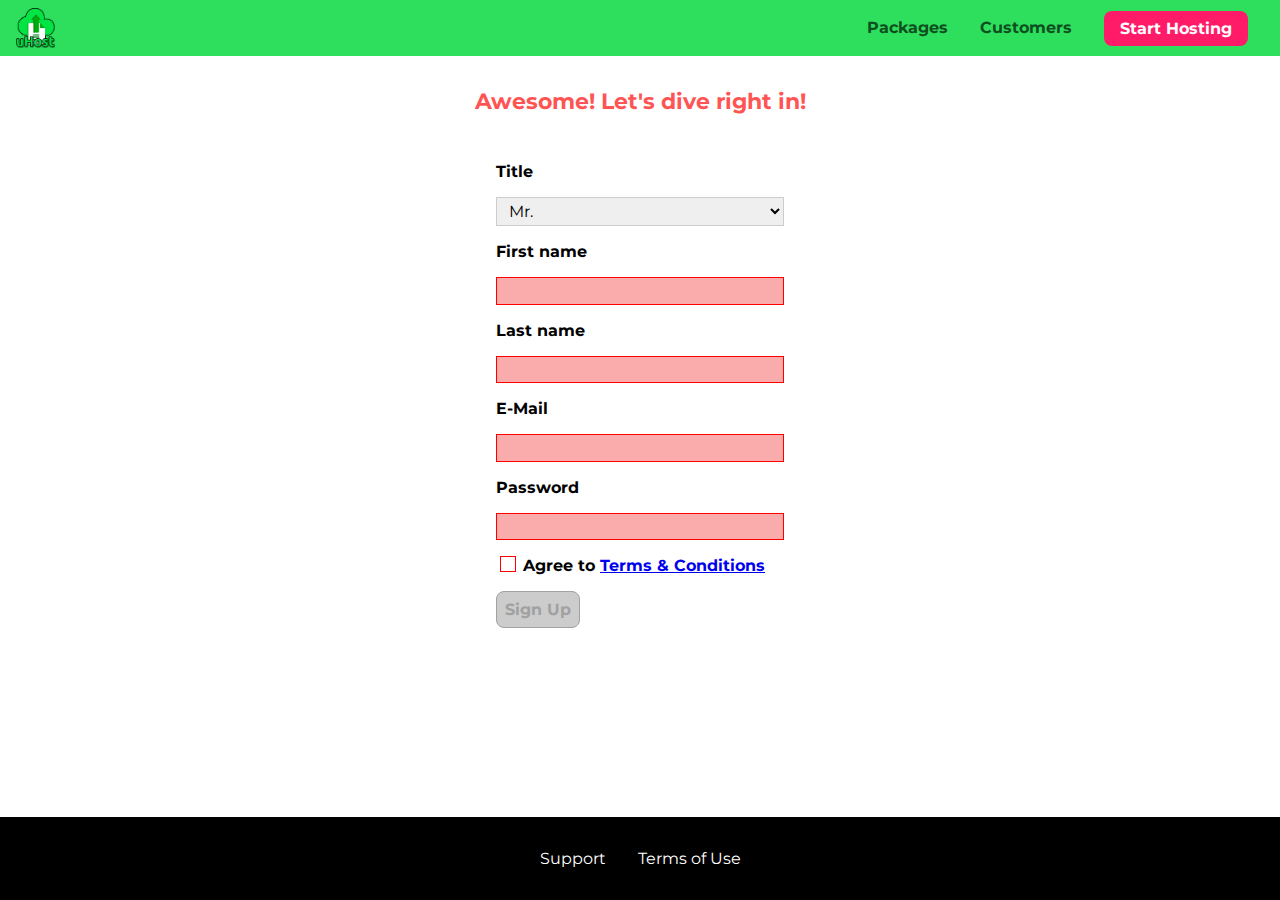
<file: start-hosting/index.html>
<!DOCTYPE html>
<html lang="en">

<head>
    <meta charset="UTF-8">
    <meta name="viewport" content="width=device-width, initial-scale=1.0">
    <meta http-equiv="X-UA-Compatible" content="ie=edge">
    <title>uHost Signup</title>
    <link rel="shortcut icon" href="../favicon.png">
    <link rel="stylesheet" href="../shared.css">
    <link rel="stylesheet" href="start-hosting.css">
</head>

<body>
    <div class="backdrop"></div>
    <header class="main-header">
        <div>
            <button class="toggle-button">
                <span class="toggle-button__bar"></span>
                <span class="toggle-button__bar"></span>
                <span class="toggle-button__bar"></span>
            </button>
            <a href="../index.html" class="main-header__brand">
                <img src="../images/uhost-icon.png" alt="uHost - Your favorite hosting company">
            </a>
        </div>
        <nav class="main-nav">
            <ul class="main-nav__items">
                <li class="main-nav__item">
                    <a href="../packages/index.html">Packages</a>
                </li>
                <li class="main-nav__item">
                    <a href="../customers/index.html">Customers</a>
                </li>
                <li class="main-nav__item main-nav__item--cta">
                    <a href="index.html">Start Hosting</a>
                </li>
            </ul>
        </nav>
    </header>
    <nav class="mobile-nav">
        <ul class="mobile-nav__items">
            <li class="mobile-nav__item">
                <a href="../packages/index.html">Packages</a>
            </li>
            <li class="mobile-nav__item">
                <a href="../customers/index.html">Customers</a>
            </li>
            <li class="mobile-nav__item mobile-nav__item--cta">
                <a href="index.html">Start Hosting</a>
            </li>
        </ul>
    </nav>
    <main class="signup-page">
        <h1 class="signup-title">Awesome! Let's dive right in!</h1>
        <form action="index.html" class="signup-form">
            <label for="title">Title</label>
            <select id="title">
                <option value="mr">Mr.</option>
                <option value="ms">Ms.</option>
            </select>
            <label for="first-name">First name</label>
            <input type="text" id="first-name" required>
            <label for="last-name">Last name</label>
            <input type="text" id="last-name" required>
            <label for="email">E-Mail</label>
            <input type="email" id="email" required>
            <label for="password">Password</label>
            <input type="password" id="password" required>
            <input type="checkbox" id="agree-terms" required>
            <label for="agree-terms">Agree to
                <a href="#">Terms &amp; Conditions</a>
            </label>
            <button type="submit" class="button" disabled>Sign Up</button>
        </form>
    </main>
    <footer class="main-footer">
        <nav>
            <ul class="main-footer__links">
                <li class="main-footer__link">
                    <a href="#">Support</a>
                </li>
                <li class="main-footer__link">
                    <a href="#">Terms of Use</a>
                </li>
            </ul>
        </nav>
    </footer>
    <script src="../shared.js"></script>
</body>

</html>
</file>
<file: shared.css>
@import url('https://fonts.googleapis.com/css2?family=Roboto:100,400,700&display=swap');
@import url('https://fonts.googleapis.com/css2?family=Anton&display=swap');
@import url('https://fonts.googleapis.com/css2?family=Montserrat:400,700&display=swap');

* {
    box-sizing: border-box;
}

html {
    height: 100%;
}

body {
    font-family: 'Montserrat', sans-serif;
    margin: 0;
    overflow-x: hidden;
    display: grid;
    grid-template-rows: 3.5rem auto fit-content(6rem);
    /* insted of min-height for main we can set 3 rows define explictlly the height of footer and padding top of the main */
    height: 100%;
    grid-template-areas: "header"
        "main"
        "footer"
        /* first row header of size 3.5rem 2nd row main of size auto and 3rd is footer of size minimum of 6rem */
}

main {
    /* min-height: calc(100vh - 3.5rem - 8rem); */
    /* margin-top: 3.5rem; */
    grid-area: main;
}

/* html {
    height: 100%;

} */

/*  to solve the problem of height with static or relative positioning while using the percentage unit. */
/* body {
    height: 100%;
} */

.backdrop {
    /* position: relative; */
    position: fixed;
    display: none;
    top: 0;
    left: 0;
    z-index: 100;
    height: 100vh;
    width: 100vw;
    background-color: rgba(0, 0, 0, 0.5);
}

.main-header {
    position: fixed;
    top: 0;
    left: 0;
    width: 100%;
    background: #2ddf5c;
    padding: 0.5rem 1rem;
    z-index: 60;
    display: flex;
    align-items: center;
    /* align the navbar and the logo center across cross axis ie vertically */
    justify-content: space-between;
}

.main-header>div {
    display: inline-block;
    vertical-align: middle;
}

/* hamburger menu icon */
.toggle-button {
    width: 3rem;
    background: transparent;
    border: none;
    cursor: pointer;
    padding-top: 0;
    padding-bottom: 0;
    vertical-align: middle;
}

.toggle-button:focus {
    outline: none;
}

.toggle-button__bar {
    width: 100%;
    height: 0.2rem;
    background: black;
    display: block;
    margin: 0.6rem 0;
}

/*   endl */

.main-header__brand {
    color: #0e4f1f;
    text-decoration: none;
    font-weight: bold;
    /* vertical-align: middle; */
    /* font-size: 1.5rem; */
    /* display: inline-block; */
    /* height: 2.5rem; */
    /* height: 22px; this will not work because setting 
     the anchor tag  in this case parent doesnot effect
     height and width of the image. */

}

.main-header__brand img {
    vertical-align: middle;
    height: 2.5rem;
    /* height:22px; */
    /* here  using percentage will not work cause anchor
    is an inline element. If we want to  use percentage 
    we have to make the anchor tag inline-block*/
}

.main-nav {
    display: none;
}

.main-nav__items {
    margin: 0;
    padding: 0;
    list-style: none;
    display: flex;
}

.main-nav__item {
    display: inline-block;
    margin: 0 1rem;
}

.main-nav__item a,
.mobile-nav__item a {
    text-decoration: none;
    color: #0e4f1f;
    font-weight: bold;
    padding: 0.2rem 0;
}

.main-nav__item a:hover,
.main-nav__item a:active,
.mobile-nav__item a:hover,
.mobile-nav__item a:active {
    color: white;
    border-bottom: 5px solid white;
}

.main-nav__item--cta {
    animation: wiggle 400ms 3s 8 ease-out none;
    /*   keyframe name time   delay  iteration   
    alternate ==> after one iteration it snaps back to the initial state and so on*/
    /* forwards==> specify to keep the final state of animation after the animation is fininshed. */
    /* backwards==> specify to keep the starting state of animation before the animation . */

    /* both  spicified to keep the start of animation and final state */
}

.main-nav__item--cta a,
.mobile-nav__item--cta a {
    color: white;
    background: #ff1b68;
    padding: 0.5rem 1rem;
    border-radius: 8px;
}

.main-nav__item--cta a:hover,
.main-nav__item--cta a:active,
.mobile-nav__item--cta a:hover,
.mobile-nav__item--cta a:active {
    color: #ff1b68;
    background: white;
    border: none;
}

@media(min-width:43rem) {
    .toggle-button {
        display: none;
    }

    .main-nav {
        /* display: inline-block;
        text-align: right;
        width: calc(100% - 100px);
        vertical-align: middle; */
        display: flex;
    }
}

.main-footer {
    background: black;
    padding: 2rem;
    margin-top: 3rem;
    grid-area: footer;
}

.main-footer__links {
    list-style: none;
    margin: 0;
    padding: 0;
    display: flex;
    flex-direction: column;
    align-items: center;
}

.main-footer__link {
    margin: 0.5rem 0;
}

.main-footer__link a {
    color: white;
    text-decoration: none;
}

.main-footer__link a:hover,
.main-footer__link a:active {
    color: #ccc;
}

@media(min-width:43rem) {
    .main-footer__link {
        margin: 0 1rem;
    }

    .main-footer__links {
        flex-direction: row;
        justify-content: center;
    }
}



.button {
    background: #0e4f1f;
    color: white;
    font: inherit;
    border: 1.5px solid #0e4f1f;
    padding: 0.5rem;
    border-radius: 8px;
    font-weight: bold;
    cursor: pointer;
}

.button:hover,
.button:active {
    background: white;
    color: #0e4f1f;
}

.button[disabled] {
    cursor: not-allowed;
    background: #ccc;
    color: #a1a1a1;
    border-color: #a1a1a1;
}

.button:focus {
    outline: none;
}


/* lllllllllllll */
.mobile-nav {
    display: none;
    position: fixed;
    z-index: 101;
    top: 0;
    left: 0;
    background: rgb(235, 228, 228);
    width: 80%;
    height: 100vh;
}

.mobile-nav__items {
    display: flex;
    flex-direction: column;
    align-items: center;
    justify-content: center;
    width: 90%;
    height: 100%;
    list-style: none;
    margin: 0 auto;
    padding: 0;
}

.mobile-nav__item {
    margin: 1rem 0;
}

.mobile-nav__item a {
    font-size: 1.5rem;
}

.open {
    display: block !important;
    opacity: 1 !important;
    transform: translateY(0deg) !important;
}


@keyframes wiggle {
    0% {
        transform: rotateZ(0);
    }

    50% {

        transform: rotateZ(-10deg);
    }

    100% {
        transform: rotateZ(10deg);
    }
}

/*TIP:if the child of parent with z-index have the z index set then it looks at each other to stack the element .ie child now have their own stacking context apart form the main html page's stacking context. */
</file>
<file: main.css>
#product-overview {
    background: linear-gradient(rgba(80, 68, 18, 0.6) 10%, transparent), url("./images/freedom.jpg") left 10% bottom 80%/cover no-repeat border-box, #ff1b68;
    width: 100vw;
    height: 33vh;
    /* margin-top: 3.5rem; */
    /* padding: 10px; */
    position: relative;
}

#product-overview h1 {
    color: white;
    font-family: 'Anton', sans-serif;
    position: absolute;
    bottom: 5%;
    left: 3%;
    font-size: 1.6rem;
}

@media(min-width:43rem) and (min-height:43rem) {
    #product-overview {
        height: 50vh;
        background-position: 50% 25%;
    }

    #product-overview h1 {
        font-size: 3rem;
    }
}

.section-title {
    color: #2ddf5c;
    text-align: center;
}



.plan {
    background: #d5ffdc;
    text-align: center;
    padding: 1rem;
    width: 100%;

}

.plan--highlighted {
    background: #19b84c;
    color: white;
}

.plan__annotation {
    background: white;
    color: #19b84c;
    padding: 0.5rem;
    box-shadow: 2px 2px 2px 2px rgba(0, 0, 0, 0.5);
    border-radius: 8px;
}

.plan__title {
    color: #0e4f1f;
}

.plan__price {
    color: #858585;
}

.plan--highlighted .plan__title {
    color: white;
}

.plan--highlighted .plan__price {
    color: #0e4f1f;
}

.plan__features {
    list-style: none;
    margin: 0;
    padding: 0;
}

.plan__feature {
    margin: 0.5rem 0;
}

@media(min-width:43rem) {
    .plan__list {
        width: 100%;
        display: flex;
        align-items: center;
        justify-content: center;
    }

    .plan {
        width: 30%;
        min-width: 12.75rem;
        max-width: 18rem;
        display: flex;
        flex-direction: column;
        justify-content: space-between;
        height: 28rem;
    }

    .plan--highlighted {
        height: 30rem;
        z-index: 50;
        box-shadow: 2px 2px 2px 2px rgba(0, 0, 0, 0.5);
    }
}

#key-features {
    background: #ff1b68;
    margin-top: 5rem;
    padding: 1rem;
}

#key-features .section-title {
    color: white;
    margin: 2rem;
}

.key-feature__list {
    list-style: none;
    margin: 0;
    padding: 0;
    text-align: center;
}


.key-feature__image {
    background: #ffcede;
    width: 128px;
    height: 128px;
    border: 2px solid #424242;
    border-radius: 50%;
    margin: auto;
    padding: 1.5rem;
}

.key-feature__description {
    text-align: center;
    font-weight: bold;
    color: white;
    font-size: 1.2rem;
}

@media(min-width:43rem) {
    .key-feature {
        width: 30%;
        max-width: 18rem;
    }

    .key-feature__list {
        display: flex;
        justify-content: center;

    }

}

.modal {
    position: fixed;
    /* display: none; */
    opacity: 0;
    z-index: 200;
    transform: translateY(-3rem);
    transition: opacity 200ms ease-out, transform 500ms ease-out;
    top: 20%;
    left: 30%;
    width: 40%;
    background: white;
    padding: 1rem;
    border: 1px solid #ccc;
    box-shadow: 1px 1px 1px rgba(0, 0, 0, 0.5);
}

.modal__title {
    text-align: center;
    margin: 0 0 1rem 0;
}

.modal__actions {
    text-align: center;
}

.modal__action {
    border: 1px solid #0e4f1f;
    background: #0e4f1f;
    text-decoration: none;
    color: white;
    font: inherit;
    padding: 0.5rem 1rem;
    cursor: pointer;
}

.modal__action:hover,
.modal__action:active {
    background: #2ddf5c;
    border-color: #2ddf5c;
}

.modal__action--negative {
    background: red;
    border-color: red;
}

.modal__action--negative:hover,
.modal__action--negative:active {
    background: #ff5454;
    border-color: #ff5454;
}



/* linear gradient 
    /* first argument is position and then colors 
    /* background: linear-gradient(to top right, red, blue);   */
/* background: linear-gradient(180deg, red, blue); top to bottom */
/* background: linear-gradient(0deg, red, blue);bottom to top */
/* background: linear-gradient(30deg, red, blue); */
/* background: linear-gradient(180deg, red, transparent); */
/* here each gradient color  takes the  30% of the space  by default*/
/* background: linear-gradient(180deg, red 70%, blue 80%, rgba(0, 0, 0, 0.5)); */
/* here the red color takes 70% red space then transition to blue and blue then takes 80% of the transiiton space .but if we put 
     less then 70 % of blue then it will not have space for transition.  */
/* background: linear-gradient(180deg, red 70%, blue 60%, rgba(0, 0, 0, 0.5)); */

/* radial-gradient 
    default is ellipse
    first color specified is at the center of the ellipse and other color are outside  in the respespective specified manner.
    */
/* background-image: radial-gradient(red, blue); */
/* only alternative of the ellipse is circle which can be specified as : */
/* background-image: radial-gradient(circle at top left, red, blue, green); */
/* we can also specify the position using {at [perefered position]} 
        we can also use the manual value to indicate the position to specify the position*/
/* background-image: radial-gradient(circle at 10% 20%, red, blue, green); */
/* NOTE:first value is x axis and secound value is y-axis */
/* to specify the size of the circle */
/* background-image: radial-gradient(circle 20px at 20% 30%, red, blue, green); */
/* here  20px is the total size of the circle expect the outermost color ie 20 px is the diameter of the circle formed by combining the red and blue color. */
/*      In case of the ellipse the one value does not work ,we have to specify the two value
        in which the first value is width and second value is the height */
/* background-image: radial-gradient(ellipse 30px 40px at 20% 30%, red, blue, green); */
/* apart form the manual vlaue there are some keyword */
/* background-image: radial-gradient(ellipse farthest-side at 20% 30%, red, blue, green); */
/*                  second last color touches the farest side  */
/* background-image: radial-gradient(ellipse closest-side at 20% 30%, red, blue, green); */
/* second last color touches the closest side   */
/* background-image: radial-gradient(ellipse farthest-corner at 20% 30%, red, blue, green); */
/* second last color touches the farest corner   */
/* background-image: radial-gradient(ellipse closest-side at 20% 30%, red, blue, green); */
/* second last color touches the closest corner   */


/* background properties */
/* background-size: cover; 
    /* background-repeat:no-repeat;
    /* background-position:left 10% top 20%;  */
/* background-origin:border-box; */
/* background-clip: border-box; */
/* border:5px dashed red; */
</file>
<file: 00_flexbox/main.css>
* {
    box-sizing: border-box;
    font-size: 1.5rem;
}

html {
    background: #b3b3b3;
    padding: 5px;
}

body {
    background: #b3b3b3;
    padding: 5px;
    margin: 0;
}

.flex-container {
    background: white;
    padding: 10px;
    border: 5px solid black;
    display: flex;
    /* with display flex the direction in which the object appear by default is the row.
    and height of the item is the maximum height that the an item have. and width is determined by flex-wrap property
    if the flex-wrap is  nowrap(default) then it will not wrap the items inside the  container
    insted  it will reduce the size of the items upto the point the content inside the item  have extra space.
    When the item's content is fitted with the width of the item then it override the flexbpx.*/
    flex-direction: row;
    /*column|column-reverse|row-reverse*/
    flex-wrap: wrap;
    /*nowrap|wrap-reverse*/
    /* While using the flex wrap property ,we can observe the 
    two things :
    1.when we try to minmize the width of the last flex item (item 6)
    beyond the 350px, It doesnot do that instead the item 6 move to next line.
    2.when the item is moved to the next line the height of that item is same as before but it only takes the height that its content requires. */
}

.item-1 {
    background: #ff7300;
    color: white;
    padding: 10px;
    border: 5px solid black;
    margin: 10px;
}

.item-2 {
    background: #ff9640;
    color: white;
    padding: 10px;
    border: 5px solid black;
    margin: 10px;
    width: 250px;
    font-size: 1.8rem;
}

.item-3 {
    background: #ff9640;
    color: white;
    padding: 10px;
    border: 5px solid black;
    margin: 10px;
    height: 250px;
}

.item-4 {
    background: #f5c096;
    color: white;
    padding: 10px;
    border: 5px solid black;
    margin: 10px;
    width: 300px;
    height: 300px;
}

.item-5 {
    background: #d3c0b1;
    color: white;
    padding: 10px;
    border: 5px solid black;
    margin: 10px;
    width: 350px;
}

.item-6 {
    background: #d3c0b1;
    color: white;
    padding: 10px;
    border: 5px solid black;
    margin: 10px;
    width: 350px;
}
</file>
<file: customers/customers.css>
.testimonial {
  /* font-size: 1.2em; */
  font-size: 1.2rem;
  /* margin: 3rem 0; */
}

/* .testimonial__list {
  width: 80%;
  margin: auto;
} */

.testimonial:first-of-type {
  margin-top: 6rem;
}

.testimonial__image-container {
  width: 60%;
  max-width: 43rem;
  box-shadow: 3px 3px 5px 3px rgba(0, 0, 0, 0.3);
  transform: skew(20deg);
  /* skew help to skew x or y axis 
  skew by default is skewX(),skewY 
  eg skew(20deg,30deg0*/
  /* in skew  one cornoor of the container is either pulled up or right based on the type of skew we have used . */
  overflow: hidden;
}


#customer-1:hover .testimonial__image-container {
  animation: flip-customer 1s ease-out forwards;
}

.testimonial__image {
  vertical-align: top;
  width: 100%;
  transform: skew(-20deg) scale(1.5);

}

.testimonial__info {
  text-align: right;
  padding: 0.9rem;
}

#customer-2.testimonial {
  text-align: right;
}

#customer-2 .testimonial__info {
  text-align: left;
}

.testimonial__name {
  margin: 0.2rem;
  color: #ff5454;
  /* font-size: 2em; */
  font-size: 2rem;
}

.testimonial__subtitle {
  margin: 0;
  /* font-size: 1.1em; */
  font-size: 1.1rem;
  /* here this size donot get applied because the em size inherit the 1.2em from the testominoal class and this inherieted value is then multiplied by the avove 1.2em which is 23.04 px but we intented to get 19.2 px . */
  /*   This could cause the mess and difficulty so we should use rem insted. */
  color: #ccc;
}

.testimonial__subtitle a {
  color: inherit;
  text-decoration: none;
}

.testimonial__subtitle a:hover,
.testimonial__subtitle a:active {
  color: #7a7a7a;
}

.testimonial__text {
  margin: 0.2rem;
  /* font properties */
  /* font-size: 40px; Changes the size of the font.*/
  /* font-variant: small-caps; Make the small letter to capital */
  /* letter-spacing: 10px; Set the space between the different letters. */
  /* white-space: normal|nowrap|pre|pre-wrap|pre-line; */
  white-space: pre-line;

}

@media(min-width:43rem) {
  .testimonial {
    margin: 3rem auto;
    max-width: 1500px;
    display: flex;
    align-items: center;
    justify-content: space-around;
  }

  /* .testimonial__list {
    width: 80%;
    margin: auto;
  } */

  .testimonial__image-container {
    width: 66%;

  }

  .testimonial__info {

    width: 30%;

  }
}

@keyframes flip-customer {
  0% {
    transform: rotateY(0) skew(20deg);

  }

  50% {
    transform: rotateY(160deg) skew(20deg);

  }

  100% {
    transform: rotateY(360deg) skew(20deg);
  }
}
</file>
<file: packages/packages.css>
@font-face {
    font-family: "AnonymousPro";
    src: url("anonymousPro-Regular.ttf") format('truetype');
}

@font-face {
    font-family: "AnonymousPro";
    src: url("anonymousPro-Bold.ttf");
    font-weight: 700;

}



main {
    padding-top: 2rem;
}

.background {
    background: url("../images/plans-background.jpg") center/cover;
    filter: grayscale(40%);
    width: 100vw;
    height: 100vh;
    position: fixed;
    z-index: -1;
}

.package {
    position: relative;
    width: 80%;
    margin: 1rem 0;
    border: 4px solid #0e4f1f;
    border-left: none;
    overflow: hidden;
}

.package:hover,
.package:active {
    box-shadow: 2px 2px 4px rgba(0, 0, 0, 0.5);
    border-color: #ff5454;
    /* border-color: #ff5454 !important; */
}

.package a {
    /* position:relative; */
    text-decoration: none;
    color: inherit;
    display: block;
    padding: 2rem;
}

.package__badge {
    position: absolute;
    top: 0;
    right: 0;
    /* margin: 1.2rem; */
    margin: 0;
    font-size: 0.75rem;
    color: white;
    background-color: #ff5454;
    padding: 0.5rem;
    transform: rotateZ(45deg) translateX(3.5rem) translateY(-1rem);
    /* rotates 45 deg around the center of the element. */
    /* to change the rotaing point , use transform origin property */
    /* transform-origin:; */
    transform-origin: center;
    /* center is default value  */
    width: 12rem;
    text-align: center;
}

.package__subtitle {
    color: #979797;
}

.package__info {
    padding: 1rem;
    border: 1px solid #0e4f1f;
    color: #0e4f1f;
    background: white;
    font-size: 1.2rem;
    /* font-family: "AnonymousPro", sans-serif;
    font-weight: 700; 
    font-size: 1.2rem;
    line-height: 2; 
    always refers to the fontsize multiply by the line height.  
    text-shadow: 2px 2px 7px rgb(185, 180, 180); 
    here first is x axis 2nd is y axis 3rd is the blur value and last is the color of shadow.
    ###########font shorthand################
    font: italic small-caps 700 1.2rem/2 "AnonymousPro", sans-serif; 
    font-style font-varient font-weight font-size/line-height font-family
    NOTE:order of the properties is very important. */


}

.clearfix {
    clear: both;
}

#plus {
    background: rgba(213, 255, 220, 0.95);
}

#free {
    background: rgba(234, 252, 237, 0.95);
    float: right;
    border-right: none;
    border-left: 4px solid #0e4f1f;
    text-align: right;
}

#free:hover,
#free:active {
    border-left-color: #ff5454;
}

#premium {
    background: rgba(14, 79, 31, 0.95);
}

#premium .package__title {
    color: white;
}

#premium .package__subtitle {
    color: #bbb;
}
</file>
<file: start-hosting/start-hosting.css>
main {
    padding-top: 1rem;
}

.signup-title {
    color: #ff5454;
    font-size: 1.4rem;
    text-align: center;
}

.signup-form {
    padding: 1rem;
}

.signup-form label {
    font-weight: bold;
}

.signup-form label,
.signup-form input,
.signup-form select {
    display: block;
    margin-top: 1rem;
    width: 100%;

}

.signup-form input[id*="terms"],
.signup-form input[id*="terms"]+label {
    display: inline-block;
    width: auto;
    vertical-align: bottom;
}

.signup-form input:not([type='checkbox']),
.signup-form select {
    border: 1px solid #ccc;
    padding: 0.2rem 0.5rem;
    font: inherit;
}

.signup-form input:focus,
.signup-form select:focus {
    outline: none;
    background: #d8f3df;
    border-color: #2ddf5c;
}

.signup-form input[type="checkbox"] {
    border: 1px solid #ccc;
    background-color: white;
    width: 1rem;
    height: 1rem;
    -webkit-appearance: none;
    -moz-appearance: none;
    appearance: none;

}

.signup-form input[type="checkbox"]:checked {
    background: #2ddf5c;
    border-color: #0e4f1f;
}

.signup-form input.invalid,
.signup-form select.invalid,
.signup-form :invalid {
    /* space between the psudo class and the css class make it hireranchal selector .*/
    border-color: red !important;
    background: #faacac;
}

.signup-form button[type="submit"] {

    display: block;
    margin-top: 1rem;
}

@media(min-width:43rem) {
    .signup-form {
        margin: auto;
        width: 20rem;
    }
}
</file>
